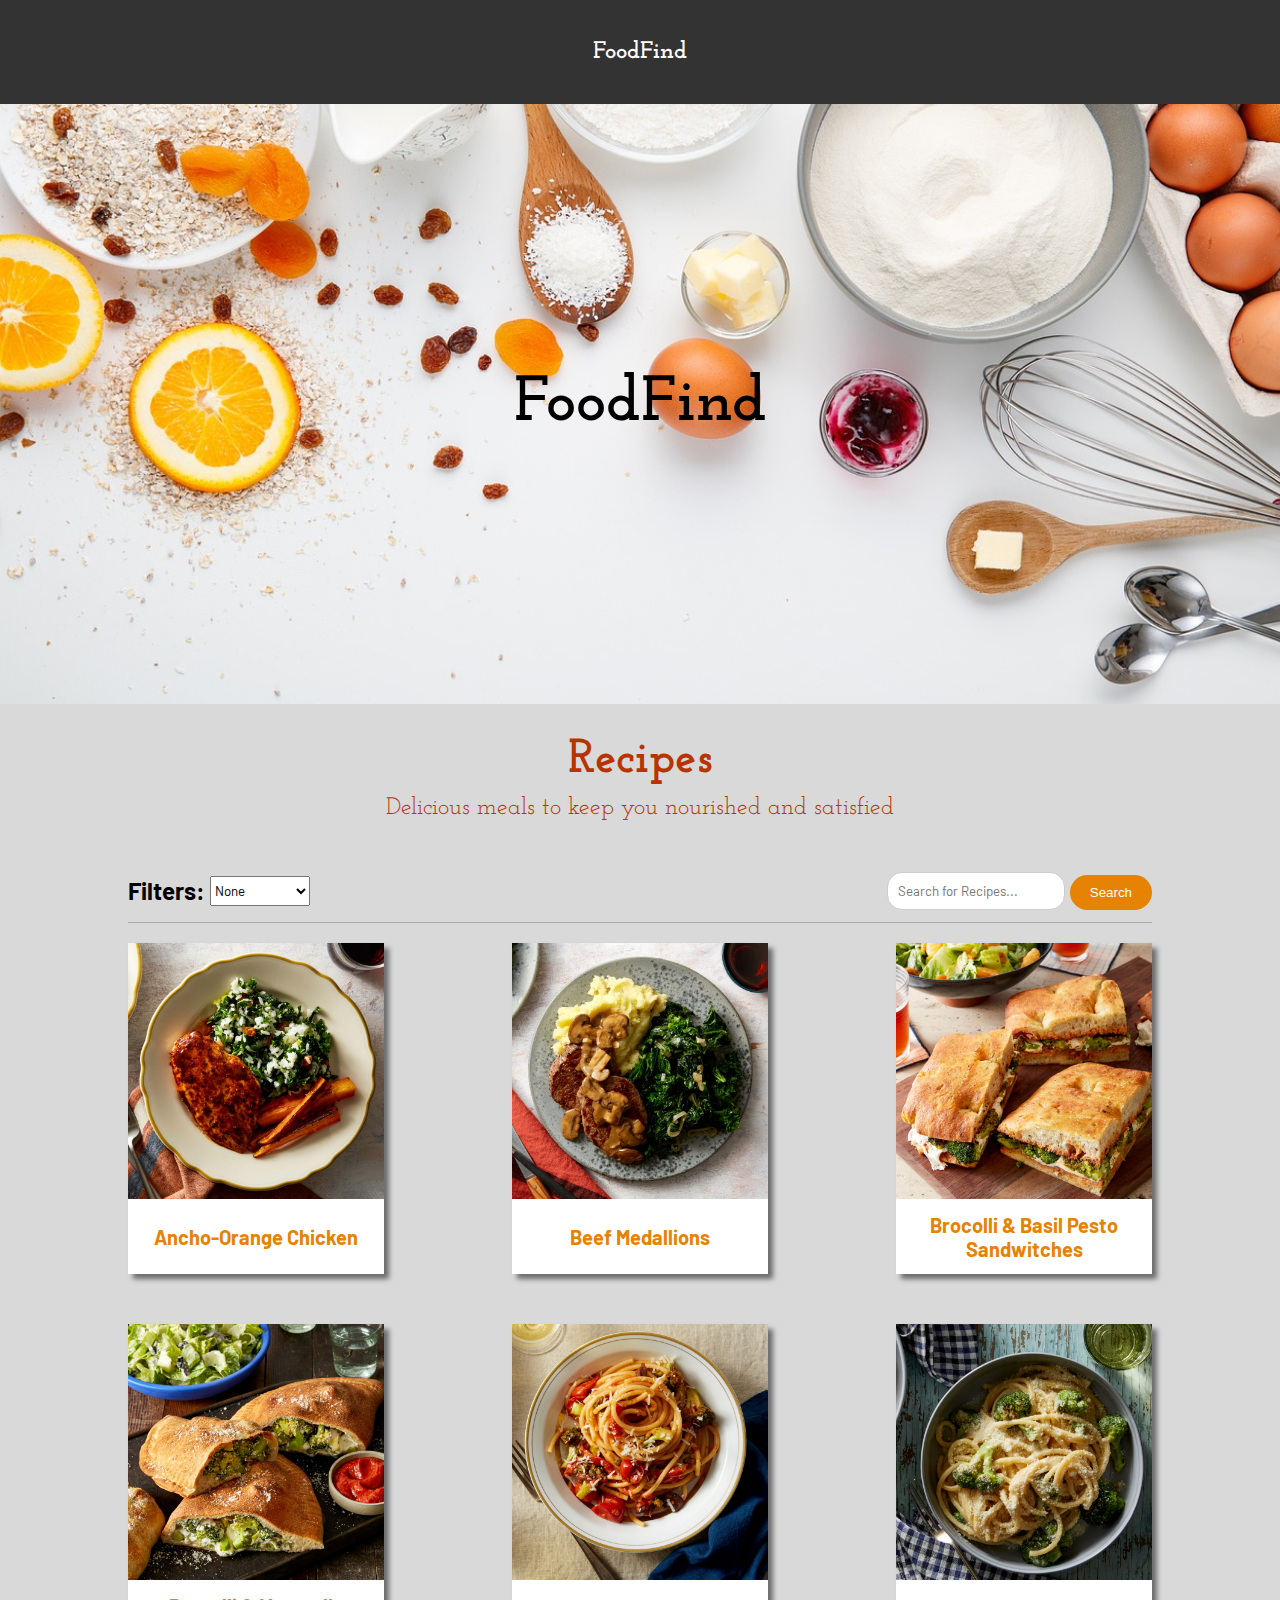
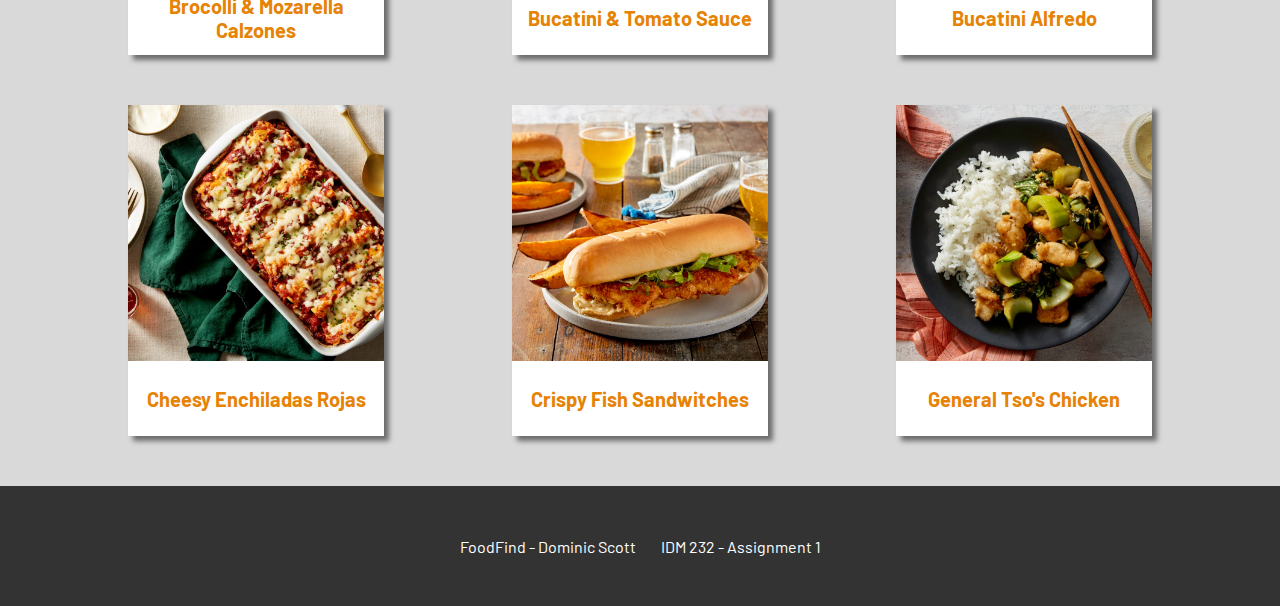
<file: index.html>
<!DOCTYPE html>
<html>

<head>
  <meta charset="utf-8">
  <title>Static Recipe Home Page</title>
  <meta name="author" content="">
  <meta name="description" content="">
  <meta name="viewport" content="width=device-width, initial-scale=1">
  <link rel="preconnect" href="https://fonts.googleapis.com">
<link rel="preconnect" href="https://fonts.gstatic.com" crossorigin>
<link href="https://fonts.googleapis.com/css2?family=Barlow:wght@400;700&display=swap" rel="stylesheet">

<link rel="preconnect" href="https://fonts.googleapis.com">
<link rel="preconnect" href="https://fonts.gstatic.com" crossorigin>
<link href="https://fonts.googleapis.com/css2?family=Josefin+Slab:wght@400;700&display=swap" rel="stylesheet">

  <link href="stylesheet.css" rel="stylesheet">
</head>

<body>
    <div id="navbar"><h5>FoodFind   </h5></div>

    <div id="hero"><h1 id="heroheader">FoodFind</h1></div>

<div id="Recipes">
    
    <div id="RecipeHeadingandInfo">
    <div id="RecipeSectionHeader">
        <h1 id="RecipeSectionHeaderMain">Recipes</h1>
        <p id="RecipeSectionHeaderSub">Delicious meals to keep you nourished and satisfied</p>

    </div>

    <div id="RecipeTools">
        

        <div class="dropdown">
         
         <div id="Filters">  <h4>Filters:</h4>
            <div class="styled-select">
              <select id="select" name="select">
                <option >None</option>
                <option >Beef</option>
                <option >Chicken</option>
                <option >Vegetarian</option>
              </select>
            </div></div>
          

            <div class="search-container">
    
                <input type="text" id="search-input" placeholder="Search for Recipes...">
                <button id="search-button">Search</button>
            </div>
          </div>


     

            
        
    </div>
    
    <div id="Divider"></div>

   

</div>


<div id="Recipe_Block_Holder">




<div class="Recipe_Block">
   <img class="RecipeImage" src="Images/Ancho-OrangeChicken.jpg">
    <div class="RecipeBottom">
        <h2 class="RecipeBlockHeading">Ancho-Orange Chicken</h2>
    </div>
    
</div>


<div class="Recipe_Block">
    <img class="RecipeImage" src="Images/BeefMedallions.jpg">
     <div class="RecipeBottom">
        <h2 class="RecipeBlockHeading">Beef Medallions</h2>
     </div>
     
 </div>

 
<div class="Recipe_Block">
    <img class="RecipeImage" src="Images/Brocolli&BasilPestoSandwitches.jpg">
     <div class="RecipeBottom">
        <h2 class="RecipeBlockHeading">Brocolli & Basil Pesto Sandwitches</h2>
     </div>
     
 </div>

 
<div class="Recipe_Block">
    <img class="RecipeImage" src="Images/Brocolli&MozarellaCalzones.jpg">
     <div class="RecipeBottom">
        <h2 class="RecipeBlockHeading">Brocolli & Mozarella Calzones</h2>
     </div>
     
 </div>

 
<div class="Recipe_Block">
    <img class="RecipeImage" src="Images/Bucatini&TomatoSauce.jpg">
     <div class="RecipeBottom">
        <h2 class="RecipeBlockHeading">Bucatini & Tomato Sauce</h2>
     </div>
     
 </div>

 
<div class="Recipe_Block">
    <img class="RecipeImage" src="Images/BucatiniAlfredo.jpg">
     <div class="RecipeBottom">
        <h2 class="RecipeBlockHeading">Bucatini Alfredo</h2>
     </div>
     
 </div>

 
<div class="Recipe_Block">
    <img class="RecipeImage" src="Images/CheesyEnchiladasRojas.jpg">
     <div class="RecipeBottom">
        <h2 class="RecipeBlockHeading">Cheesy Enchiladas Rojas</h2>
     </div>
     
 </div>

 
<div class="Recipe_Block">
    <img class="RecipeImage" src="Images/CrispyFishSandwitches.jpg">
     <div class="RecipeBottom">
        <h2 class="RecipeBlockHeading">Crispy Fish Sandwitches</h2>
     </div>
     
 </div>

 
<div class="Recipe_Block">
    <img class="RecipeImage" src="Images/GeneralTso'sChicken.jpg">
     <div class="RecipeBottom">
        <h2 class="RecipeBlockHeading">General Tso's Chicken</h2>
     </div>
     
 </div>


    
</div>
</div>

<footer>
    <div class="footer-container">
        <div class="footer-left">
            FoodFind - Dominic Scott
        </div>
        <div class="footer-right">
            IDM 232 - Assignment 1
        </div>
    </div>
</footer>
</body>

</html>
</file>
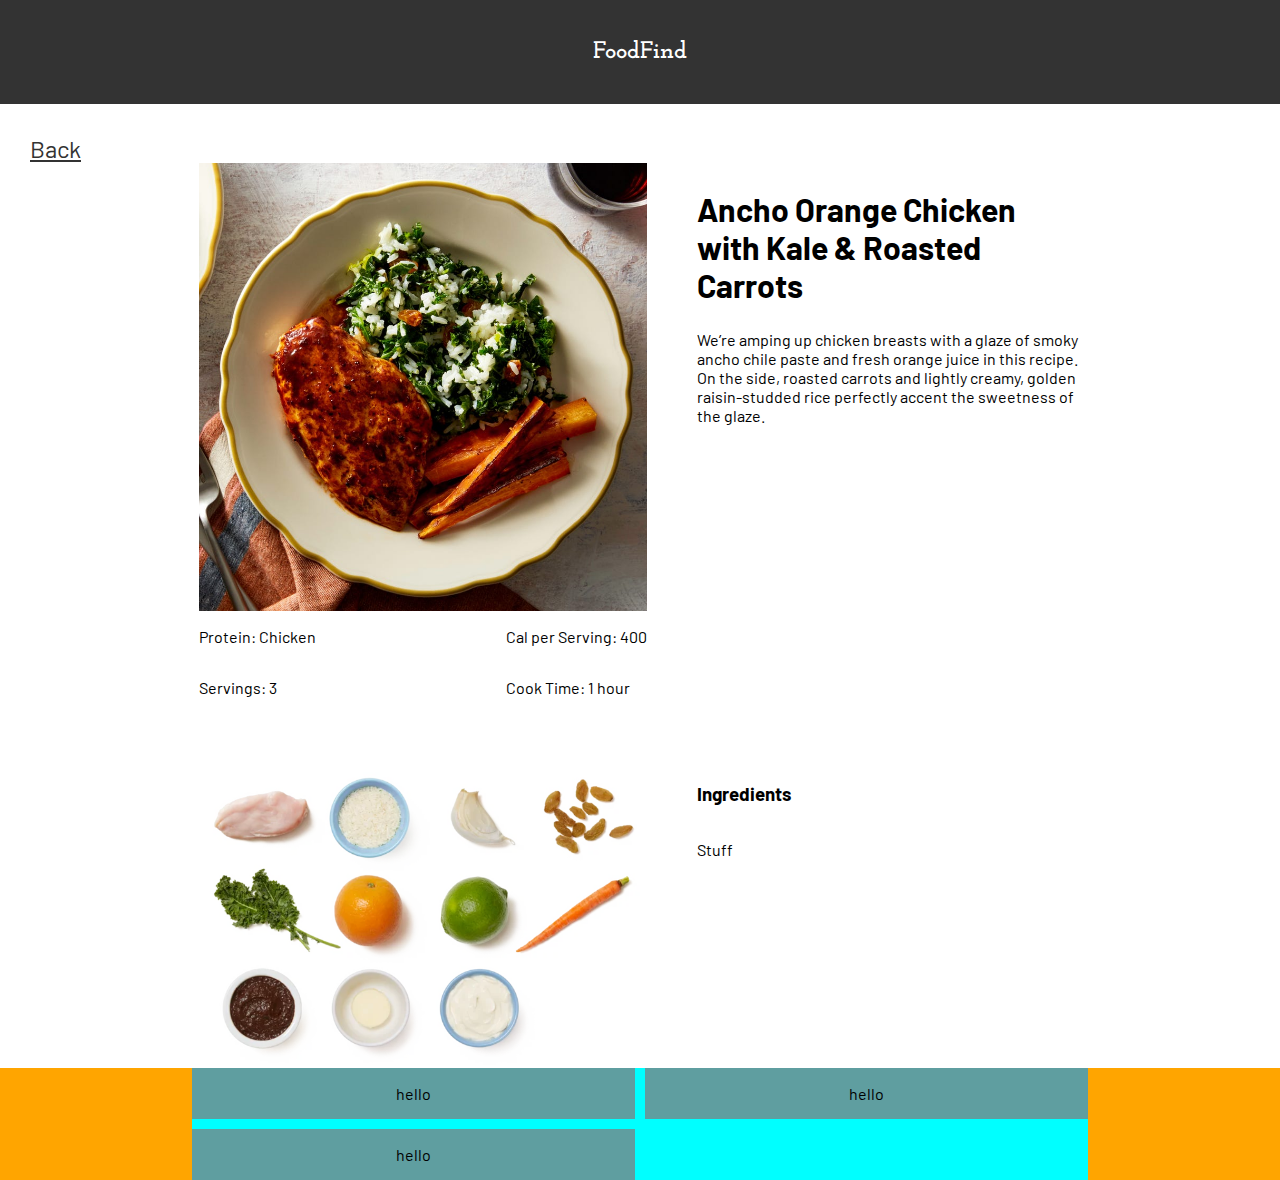
<file: BetaTest/index.html>
<!DOCTYPE html>
<html>

<head>
  <meta charset="utf-8">
  <title>hwk03</title>
  <meta name="author" content="">
  <meta name="description" content="">
  <meta name="viewport" content="width=device-width, initial-scale=1">
  <link rel="preconnect" href="https://fonts.googleapis.com">
<link rel="preconnect" href="https://fonts.gstatic.com" crossorigin>
<link href="https://fonts.googleapis.com/css2?family=Barlow:wght@400;700&display=swap" rel="stylesheet">

<link rel="preconnect" href="https://fonts.googleapis.com">
<link rel="preconnect" href="https://fonts.gstatic.com" crossorigin>
<link href="https://fonts.googleapis.com/css2?family=Josefin+Slab:wght@400;700&display=swap" rel="stylesheet">

  <link href="stylesheet.css" rel="stylesheet">
</head>
<body>

    <div id="navbar"><h5>FoodFind   </h5></div>
<div class="backdiv">
    <a href="" class="back">Back</a>
</div>

    <div class="content">

<div class="contenttop">
    
   
    <div class="contenttopfirst">
       
        <div class="mainimageandadditionalinfo">
        <img class="mainimage" src="Images/Ancho-OrangeChicken.jpg">
        <div class="additionalinfo">
            <div class="additionalinfoone">
                <p>Protein: Chicken</p>
                <p>Servings: 3</p>
            </div>

            <div class="additionalinfotwo">
                <p>Cal per Serving: 400</p>
                <p>Cook Time: 1 hour</p>
            </div>
            </div>
    </div>
        <div class="recipenameandinfo">
            <h2 class="recipename">Ancho Orange Chicken with Kale & Roasted Carrots</h2>
            <p class="recipedescription">Weʼre amping up chicken breasts with a glaze of smoky ancho chile paste and fresh orange juice in this recipe. On the side, roasted carrots and lightly creamy, golden raisin-studded rice perfectly accent the sweetness of the glaze.
            </p>
        </div>
    </div>

    

    <div class="contenttopsecond">
        
        <img src="Images/0101_ING_FPP_large_feature.webp" class="ingredientsimage"> 
        <div class="ingredientsheaderandinfo">
            <h3 class="ingredientsheader">
                Ingredients
            </h3>
            <p class="ingredientslist">
                Stuff
            </p>
         </div>
        </div>

    

</div>

<div class="contentbottom">
<div class="stepscontainer">

<div class="singlestep">
<img class="stepimage">
<p class="steptext">
    hello
</p>



</div>

<div class="singlestep">
    <img class="stepimage">
    <p class="steptext">
        hello
    </p>
    
    
    
    </div>

    <div class="singlestep">
        <img class="stepimage">
        <p class="steptext">
            hello
        </p>
        
        
        
        </div>


</div>



</div>



    </div>




</body>
</html>
</file>
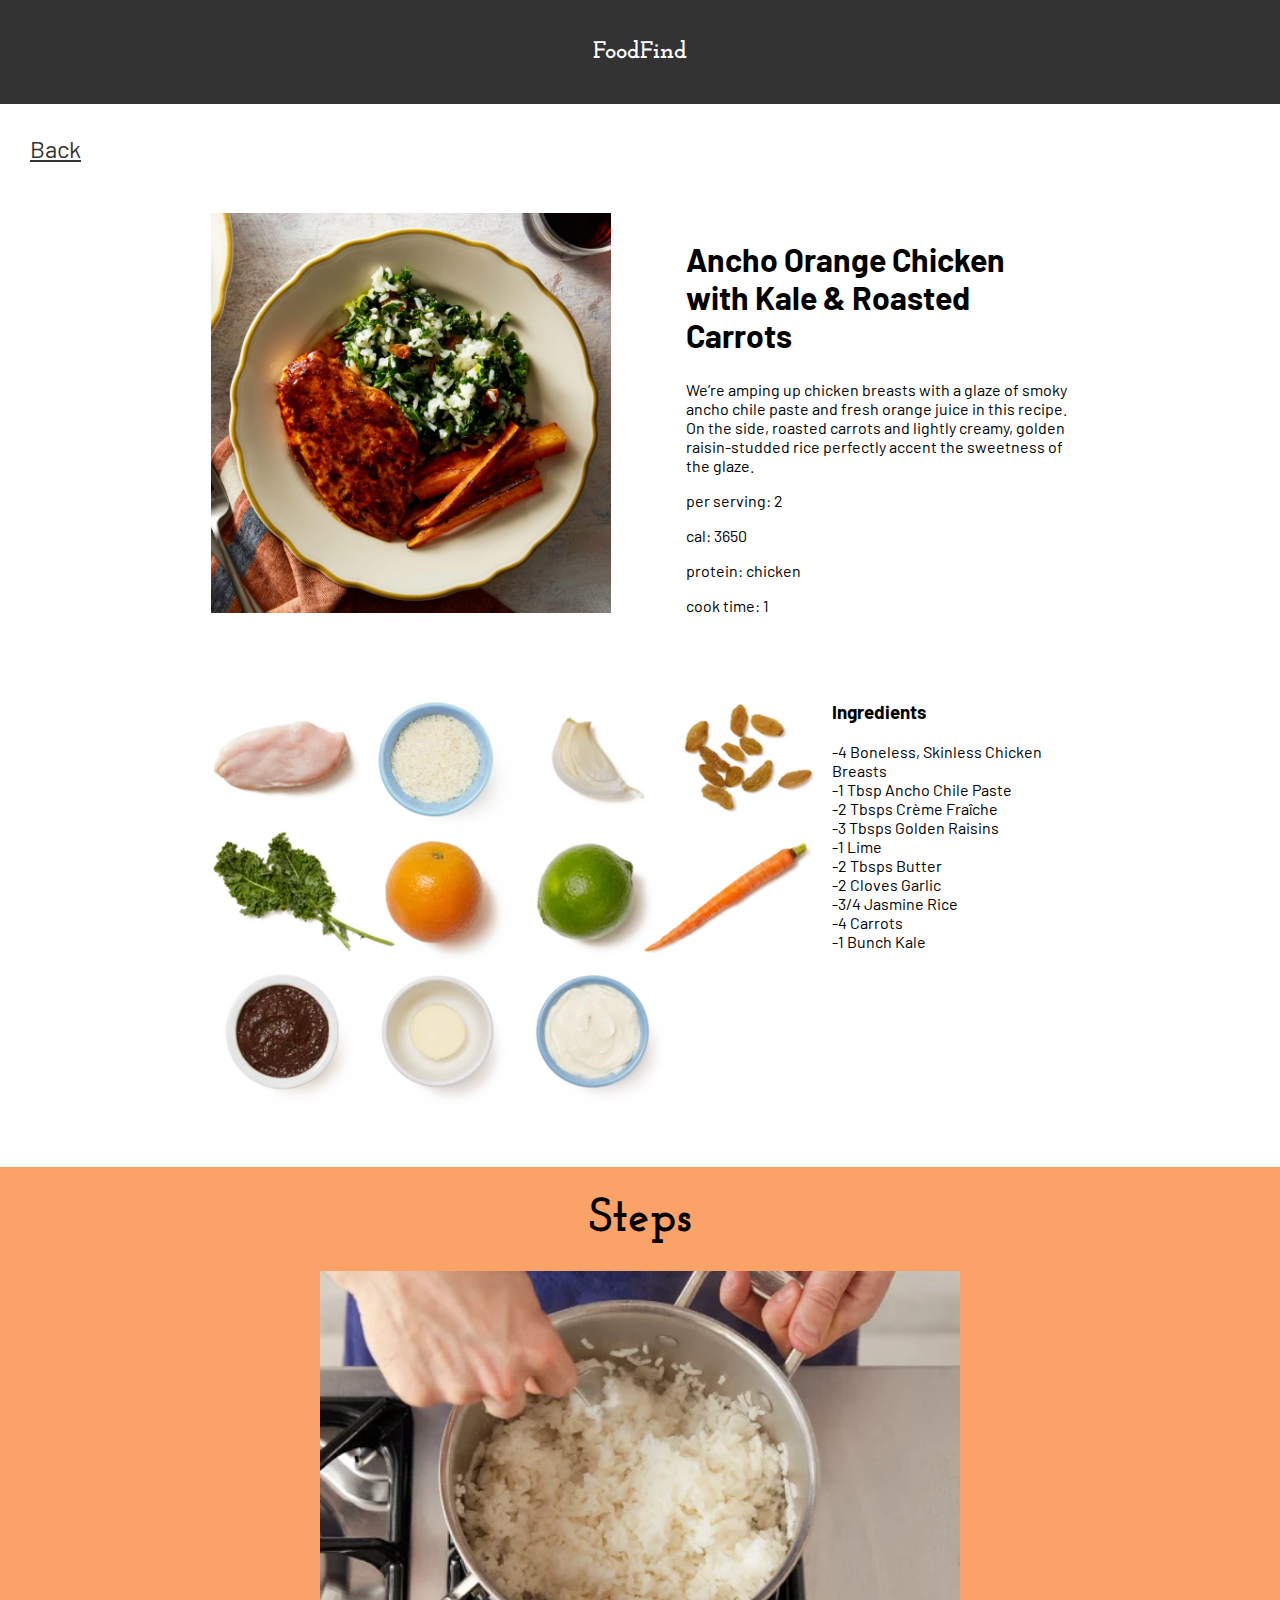
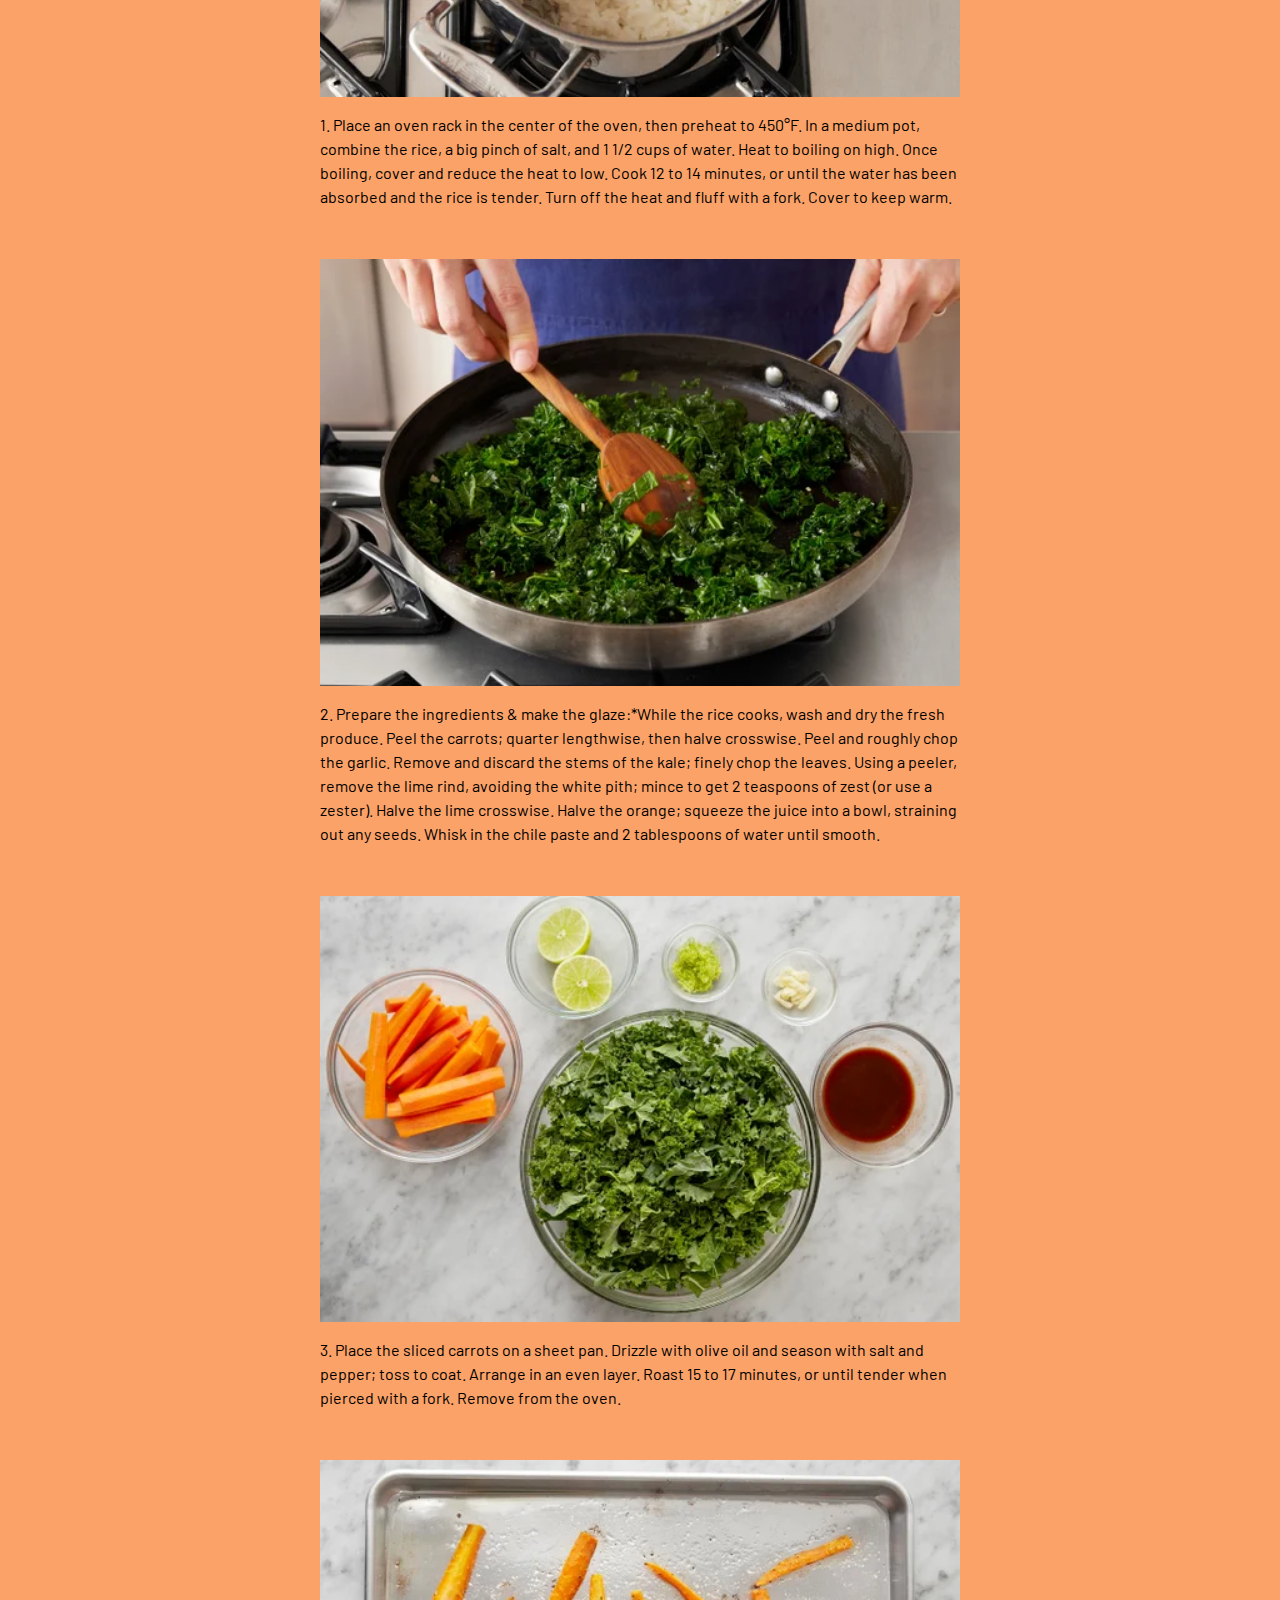
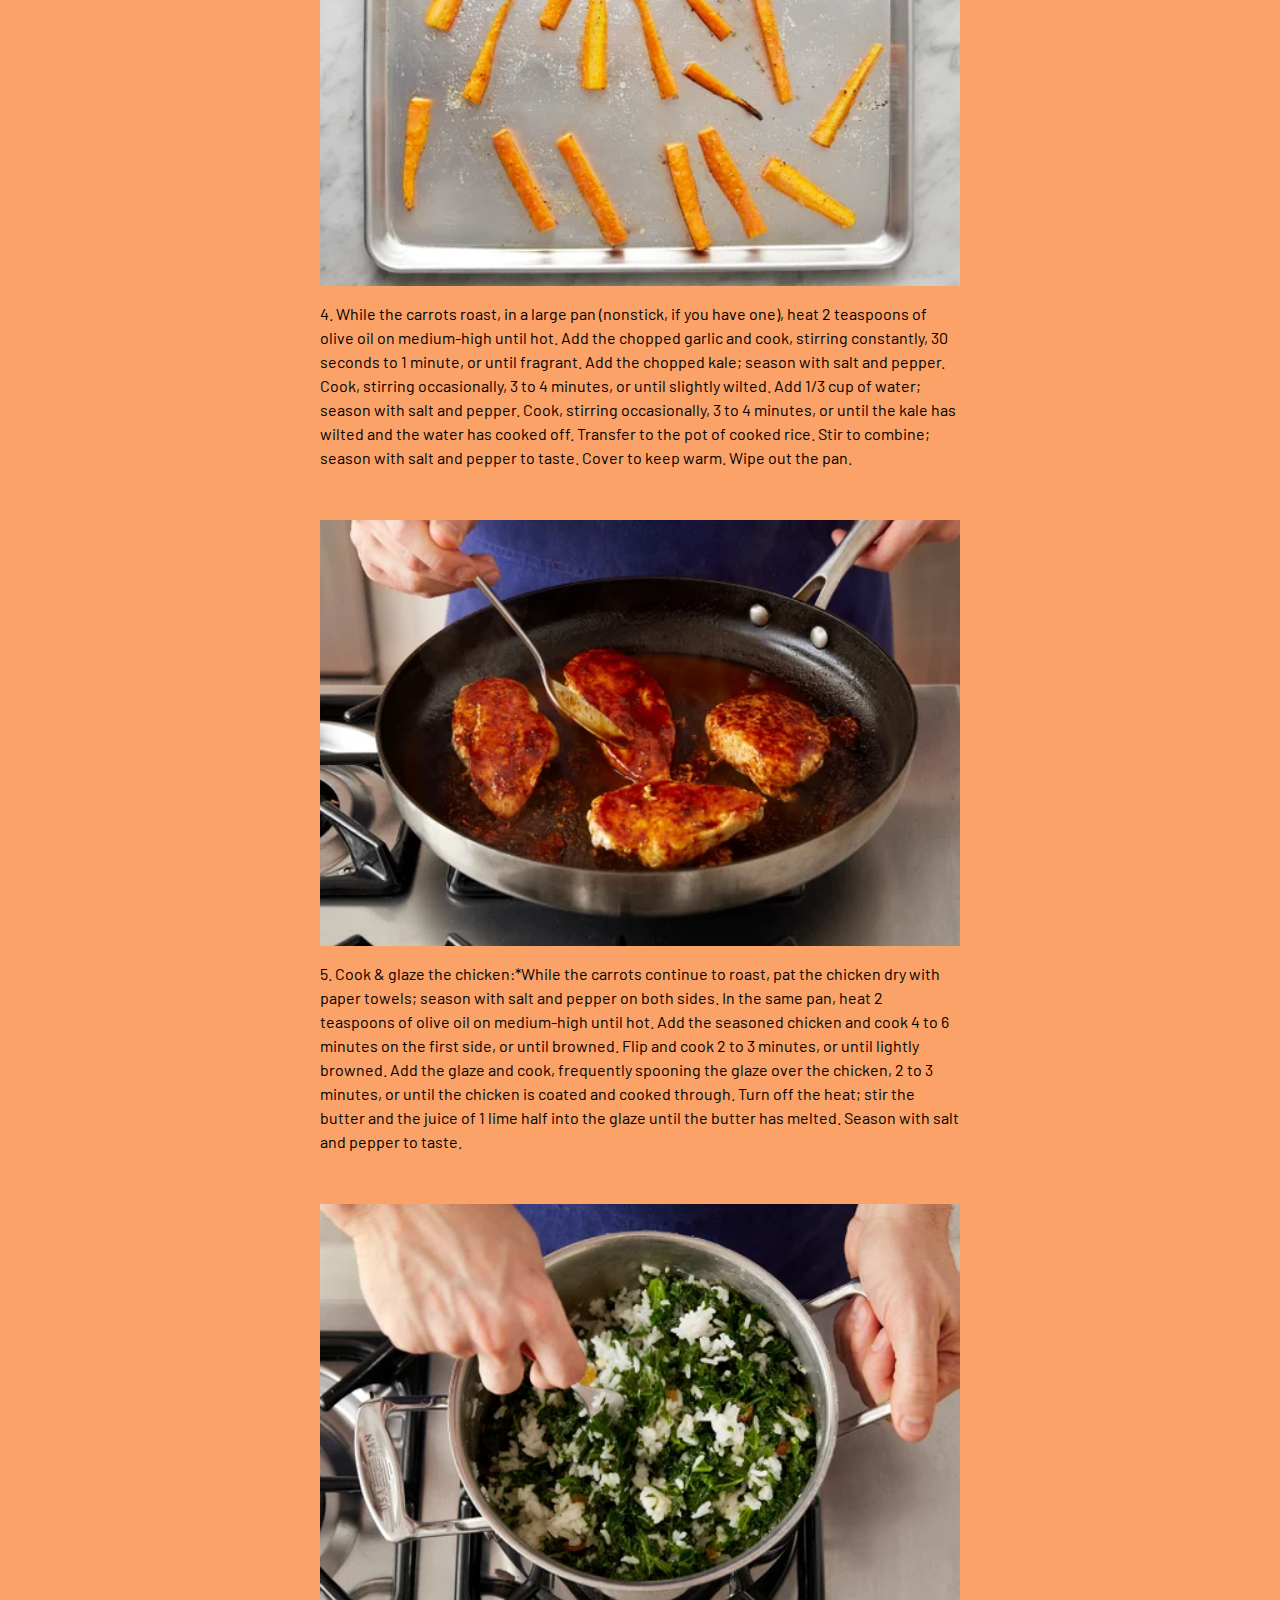
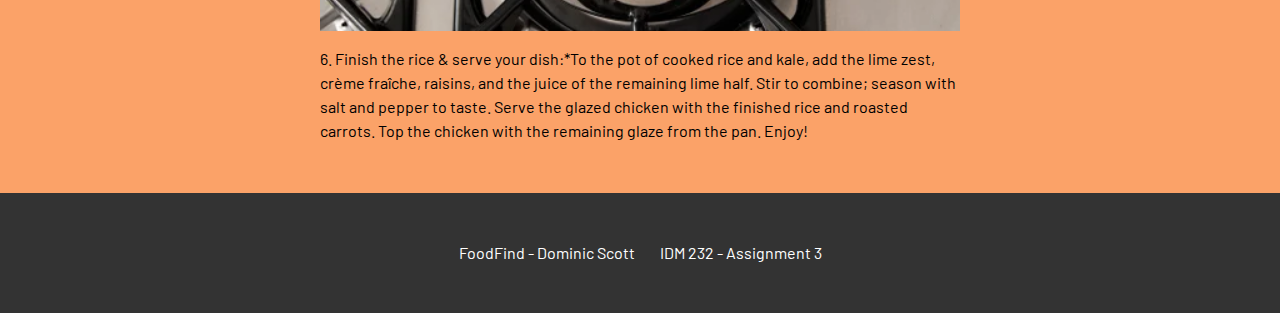
<file: hwk03/index.html>
<!DOCTYPE html>
<html>

<head>
  <meta charset="utf-8">
  <title>hwk03</title>
  <meta name="author" content="">
  <meta name="description" content="">
  <meta name="viewport" content="width=device-width, initial-scale=1">
  <link rel="preconnect" href="https://fonts.googleapis.com">
<link rel="preconnect" href="https://fonts.gstatic.com" crossorigin>
<link href="https://fonts.googleapis.com/css2?family=Barlow:wght@400;700&display=swap" rel="stylesheet">

<link rel="preconnect" href="https://fonts.googleapis.com">
<link rel="preconnect" href="https://fonts.gstatic.com" crossorigin>
<link href="https://fonts.googleapis.com/css2?family=Josefin+Slab:wght@400;700&display=swap" rel="stylesheet">

  <link href="stylesheet.css" rel="stylesheet">
</head>
<body>

<div id="navbar"><h5>FoodFind   </h5></div>
<div class="backdiv">
    <a href="" class="back">Back</a>
</div>


<div class="recipecontentholder">
<div class="recipecontenttop">


    <div class="nameandimage">
        <img class="recipeimage" src="Images/Ancho-OrangeChicken.jpg">
    
        <div class="recipenameandingredients">
            <h2 class="recipename">Ancho Orange Chicken with Kale & Roasted Carrots</h2>
    
    
            <p>Weʼre amping up chicken breasts with a glaze of smoky ancho chile paste and fresh orange juice in this recipe. On the side, roasted carrots and lightly creamy, golden raisin-studded rice perfectly accent the sweetness of the glaze.</p>
          <div class="additionalinfo">

            <div class="additionalinfocolumn1">
<p>per serving: 2</p>
<p>cal: 3650</p>

            </div>

            <div class="additionalinfocolumn2">
                <p>protein: chicken </p>
                <p>cook time: 1</p>



            </div>



          </div>
        
        </div>
    </div>


    <div class="ingredients">
        <img id= "ingredientimagelist" src="Images/0101_ING_FPP_large_feature.webp">
        <div>
        <h3 class="ingredientstitle">
            Ingredients
        </h3>

        <p>
            -4 Boneless, Skinless Chicken Breasts<br>
            -1 Tbsp Ancho Chile Paste<br>
            -2 Tbsps Crème Fraîche<br>
            -3 Tbsps Golden Raisins<br>
            -1 Lime<br>
            -2 Tbsps Butter<br>
            -2 Cloves Garlic<br>
            -3/4 Jasmine Rice<br>
            -4 Carrots<br>
            -1 Bunch Kale<br>
        </p>
    </div>



    </div>
    
    
 </div>

 <div class="recipecontentbottom">
   <div class="stepscontainer">

    <h2 class="stepsheader">Steps</h2>
    <img class="step" src="Images/0101_FPP_Chicken-Rice_18594_WEB.webp">
    <p class="steps">1. Place an oven rack in the center of the oven, then preheat to 450°F. In a medium pot, combine the rice, a big pinch of salt, and 1 1/2 cups of water. Heat to boiling on high. Once boiling, cover and reduce the heat to low. Cook 12 to 14 minutes, or until the water has been absorbed and the rice is tender. Turn off the heat and fluff with a fork. Cover to keep warm.
    </p>
    <img class="step" src="Images/0101_FPP_Chicken-Rice_18609_WEB.webp">
    <p class="steps">
2. Prepare the ingredients & make the glaze:*While the rice cooks, wash and dry the fresh produce. Peel the carrots; quarter lengthwise, then halve crosswise. Peel and roughly chop the garlic. Remove and discard the stems of the kale; finely chop the leaves. Using a peeler, remove the lime rind, avoiding the white pith; mince to get 2 teaspoons of zest (or use a zester). Halve the lime crosswise. Halve the orange; squeeze the juice into a bowl, straining out any seeds. Whisk in the chile paste and 2 tablespoons of water until smooth. 
</p>
<img class="step" src="Images/0101_FPP_Chicken-Rice_18622_WEB.webp">
<p class="steps">
3. Place the sliced carrots on a sheet pan. Drizzle with olive oil and season with salt and pepper; toss to coat. Arrange in an even layer. Roast 15 to 17 minutes, or until tender when pierced with a fork. Remove from the oven.
</p>
<img class="step" src="Images/0101_FPP_Chicken-Rice_18626_WEB.webp">
<p class="steps">
4. While the carrots roast, in a large pan (nonstick, if you have one), heat 2 teaspoons of olive oil on medium-high until hot. Add the chopped garlic and cook, stirring constantly, 30 seconds to 1 minute, or until fragrant. Add the chopped kale; season with salt and pepper. Cook, stirring occasionally, 3 to 4 minutes, or until slightly wilted. Add 1/3 cup of water; season with salt and pepper. Cook, stirring occasionally, 3 to 4 minutes, or until the kale has wilted and the water has cooked off. Transfer to the pot of cooked rice. Stir to combine; season with salt and pepper to taste. Cover to keep warm. Wipe out the pan.
</p>
<img class="step" src="Images/0101_FPP_Chicken-Rice_18639_WEB.webp">

<p class="steps">
5. Cook & glaze the chicken:*While the carrots continue to roast, pat the chicken dry with paper towels; season with salt and pepper on both sides. In the same pan, heat 2 teaspoons of olive oil on medium-high until hot. Add the seasoned chicken and cook 4 to 6 minutes on the first side, or until browned. Flip and cook 2 to 3 minutes, or until lightly browned. Add the glaze and cook, frequently spooning the glaze over the chicken, 2 to 3 minutes, or until the chicken is coated and cooked through. Turn off the heat; stir the butter and the juice of 1 lime half into the glaze until the butter has melted. Season with salt and pepper to taste.
</p>
<img class="step" src="Images/0101_FPP_Chicken-Rice_18630_WEB.webp">
<p class="steps">
6. Finish the rice & serve your dish:*To the pot of cooked rice and kale, add the lime zest, crème fraîche, raisins, and the juice of the remaining lime half. Stir to combine; season with salt and pepper to taste. Serve the glazed chicken with the finished rice and roasted carrots. Top the chicken with the remaining glaze from the pan. Enjoy!
</p>

    
   </div>



 </div>

</div>




<footer>
    <div class="footer-container">
        <div class="footer-left">
            FoodFind - Dominic Scott
        </div>
        <div class="footer-right">
            IDM 232 - Assignment 3
        </div>
    </div>
</footer>
</body>


</html>
</file>
<file: stylesheet.css>
body {padding: 0;
margin: 0;}

#navbar {width: 100vw;
display: flex;
justify-content: center;
align-items: center;
background-color: #333;}

h5 {color: white;
    font-family: 'Josefin Slab', serif;
    font-size: 24px;
}

#hero {background-image: url(Images/Heroimage.jpg);
background-size: cover;
width: 100vw;
height: 600px;
display: flex;
justify-content: center;
align-items: center;
font-family: 'Josefin Slab', serif;
max-width: 100vw;
}

#heroheader {font-family: 'Josefin Slab', serif;
font-size: 64px;}



#Recipes {background-color: #D9D9D9;
    margin: none;
    padding: none;
    
}

#RecipeHeadingandInfo {
display: flex;
flex-direction: column;
align-items: center;}

#RecipeSectionHeader {
margin: none;
padding: none;
display: flex;
flex-direction: column;
align-items: center;
font-family: 'Josefin Slab', serif;
margin-left: 20px;
margin-right: 20px;
}

#RecipeSectionHeaderMain {


color: #B73400;
font-size: 48px;
}

#RecipeSectionHeaderSub {
margin-top: -20px;
color:#B73400;
font-size: 24px;

text-align: center;
}

#RecipeTools {
    display: flex;
    flex-direction: row;
}

.dropdown {
    font-family: 'Barlow', sans-serif;
display: flex;
flex-direction: row;

align-items: center;
justify-content: space-between;
width: 80vw;}

#Filters {display: flex;
flex-direction: row;
align-items: center;}

@media screen and (max-width: 575px) {
    .dropdown {flex-direction: column;}
}




h4 {font-size: 24px; margin-right: 5px;}

.search-container {
    display: flex;
    align-items: end;
    
}

#select {
    font-family: 'Barlow', sans-serif;
    width: 100px;
    height: 30px;
}

#search-input {
    font-family: 'Barlow', sans-serif;
    padding: 10px;
    border: 1px solid #ccc;
    border-radius: 15px;
}

#search-button {
    margin-left: 5px;
    padding: 10px 20px;
    background-color: #E68204;
    color: #fff;
    border: none;
    border-radius: 25px;
    cursor: pointer;
}



#Divider {

width: 80vw;
height: 1px;
background-color: #A8A8A8;
margin-bottom: 20px;
margin-top: -15px;
}

@media screen and (max-width: 575px) {
    #Divider {margin-top: 20px;}
}


#Recipe_Block_Holder {background-color: #D9D9D9;
display: flex;
flex-direction: row;
flex-wrap: wrap;
justify-content: center;}

.Recipe_Block {
background-color: white;
margin-left: 5vw;
margin-right: 5vw;
margin-bottom: 50px;
display: flex;
flex-direction: column;
align-items: center;
box-shadow: 5px 5px 5px 0px rgba(0, 0, 0, 0.5);
}

@media screen and (max-width: 991px) {
    .Recipe_Block {
        margin-left: 5vw;
        margin-right:5vw;
    }
}

.RecipeImage {width: 20vw;}

@media screen and (max-width: 991px) {
    .RecipeImage {width: 30vw;}
}

@media screen and (max-width: 575px) {
    .RecipeImage {width: 60vw;}
}




.RecipeBottom {
height: 75px;
background-color: white;
max-width: 20vw;
display: flex;
flex-direction: column;
align-items: center;
justify-content: center;}

@media screen and (max-width: 991px) {
    .RecipeBottom {width: 30vw;}
}


@media screen and (max-width: 575px) {
    .RecipeBottom {width: 60vw;}
}


.RecipeBlockHeading {font-family: 'Barlow', sans-serif;
font-size: 20px;
text-align: center;
color: #E68204;
padding-left: 5px;
padding-right: 5px;
}

@media screen and (max-width: 991px) {
    .RecipeBlockHeading {width: 25vw;}
}

@media screen and (max-width: 575px) {
    .RecipeBlockHeading {width: 50vw;}
}

footer {
    height: 100px;
    font-family: 'Barlow', sans-serif;
    background-color: #333;
    color: #fff;
    text-align: center;
    padding: 10px 0;
    display: flex;
    justify-content: center;
}

.footer-container {
    display: flex;
    flex-direction: column;
    justify-content: center;
    align-items: center;
}

.footer-left,
.footer-right {
    padding: 5px;
}

@media (min-width: 768px) {
    .footer-container {
        flex-direction: row;
    }

    .footer-left {
        padding-right: 20px;
    }
}
</file>
<file: BetaTest/stylesheet.css>
body {
    font-family: 'Barlow', sans-serif;
    margin: 0;
}

#navbar {width: 100%;
    display: flex;
    justify-content: center;
    align-items: center;
    background-color: #333;}
    
    h5 {color: white;
        font-family: 'Josefin Slab', serif;
        font-size: 24px;
    }


    .backdiv {font-family: 'Barlow', sans-serif;
        width: 100%;
        margin-top: 30px;
        }
        
        .back {margin-left: 30px;
        font-size: 24px;
        color: #333;
        }


.content {
    width: 100%;
    display: flex;
    flex-direction: column;
    align-items: center;
}



.contenttopfirst{
    display: flex;
  
    align-items: start;
    flex-direction: row;
    width: 100%;
    
}


@media (max-width: 769px) {
    .contenttopfirst 
    {flex-direction: column;
   align-items: center;
}
   }

   .mainimageandadditionalinfo {
display: flex;
flex-direction: column;
   }

   .additionalinfo {
    font-size: 16px;
    display: flex;
    flex-direction: row;
    justify-content: space-between;
    
}

.additionalinfoone {
    display: flex;
    flex-direction: column;
  justify-content: space-around;
}

.additionalinfotwo {
 
    display: flex;
    flex-direction: column;
    justify-content: space-around;
}




.mainimage {
    background-color: red;
    width: 35vw;
    height: 100%;
  
    
}

@media (max-width: 769px) {
    .mainimage 
    {width: 80vw;
    height: auto;}
   }

.recipenameandinfo {
  width: 30vw;
    margin-left: 50px;
 
}

@media (max-width: 769px) {
    .recipenameandinfo 
    {width: 80vw;
    margin-left: 0px;
    }
   }

.recipename {
    font-size: 32px;
}


.contenttopsecond{

    display: flex;
    justify-content: center;
    align-items: start;
    flex-direction: row;
    margin-top: 50px;
}


@media (max-width: 769px) {
    .contenttopsecond 
    {flex-direction: column;
    align-items: center;
}
   }

.ingredientsimage 
{
    width: 35vw;
    height: 100%;
}


@media (max-width: 769px) {
    .ingredientsimage 
    {width: 80vw;
    height: auto;}
   }

.ingredientsheaderandinfo {
    width: 30vw;
    margin-left: 50px;
    display: flex;
    flex-direction: column;
  justify-content: center;
}

@media (max-width: 769px) {
    .ingredientsheaderandinfo
    {width: 80vw;
    margin-left: 0px;}
   }

   .contentbottom {
    width: 100%;
    background-color: orange;

    display: flex;
    flex-direction: column;
    align-items: center;
   }

   .stepscontainer {

        display: grid;
        grid-template-columns: repeat(2, 1fr); /* Creates two columns with equal width */
        gap: 10px; /* Adjust the gap between items as needed */
width: 70vw;
background-color: aqua;
   }

   @media (max-width: 769px) {
    .stepscontainer
    {width: 80vw;
    display: flex;
    flex-direction: column;
    align-items: center;
    } }

   .singlestep {
display: flex;
justify-content: center;
background-color: cadetblue;
   }

   @media (max-width: 769px) {
    .singlestep
    {width: 100%;
    } }
</file>
<file: hwk03/stylesheet.css>
body {margin: 0;}


#navbar {width: 100%;
    display: flex;
    justify-content: center;
    align-items: center;
    background-color: #333;}
    
    h5 {color: white;
        font-family: 'Josefin Slab', serif;
        font-size: 24px;
    }


.recipecontentholder {
  
    display: flex;
    flex-direction: column;
    
    align-items: center;
}

.backdiv {font-family: 'Barlow', sans-serif;
width: 100%;
margin-top: 30px;
}

.back {margin-left: 30px;
font-size: 24px;
color: #333;
}

.recipeimage {
    height: 400px;
}

@media (max-width: 769px) {
    .recipeimage {height: auto;
    width: 80vw}
   }

    .recipecontenttop {
       width: 70vw;
        margin-top: 50px;
        margin-bottom: 50px;
display: flex;
flex-direction: column;
justify-content: center;
align-items: center;}

@media (max-width: 480px) {
 .recipecontenttop {flex-direction: column;}
}

@media (max-width: 769px) {
    .recipecontenttop {flex-direction: column;
    justify-content: center;
align-items: center;}

   }

   .nameandimage {display:flex;
flex-direction: row;}

@media (max-width: 769px) {
    .nameandimage {flex-direction: column;
    justify-content: center;
align-items: center;}

   }


@media (max-width: 769px) {
    .recipecontenttop {flex-direction: column;
    justify-content: center;
align-items: center;}

   }

   
   .ingredients {
    margin-top: 50px;
    display: flex;
flex-direction: row;
font-family: 'Barlow', sans-serif;}

@media (max-width: 769px)
{
    .ingredients {flex-direction: column;
        justify-content: center;
    align-items: center;}}
    
    #ingredientimagelist {width: 50vw;}

    @media (max-width: 769px) {
        #ingredientimagelist {width: 80vw;
        height: auto;}
       }

    .recipename {font-size: 32px;}

    @media (max-width: 480px) {
        .recipename {font-size: 26px;}
       }

    .recipenameandingredients {
   width: 30vw;
        margin-left: 75px;
        font-family: 'Barlow', sans-serif;}

        @media (max-width: 769px) {
            .recipenameandingredients {width: 80;
            margin-left: 0px;
        width: 80vw}
           }
           

.recipecontentbottom {
    font-family: 'Barlow', sans-serif;
    background-color: #FBA268;
    display: flex;
flex-direction: row;
justify-content: center;
width: 100%;}

.steps {  font-family: 'Barlow', sans-serif;
width: 50vw;
margin-bottom: 50px;}


.stepsheader {font-family: 'Josefin Slab', serif;
font-size: 48px;}


@media (max-width: 769px) {
    .steps {width: 80vw}
   }

.stepscontainer {
    display: flex;
    flex-direction: column;
    width: 60vw;
    align-items: center;
    line-height: 150%;
}

@media (max-width: 769px) {
    .stepscontainer {
    width: 80vw;
    }

   }
   


    footer {
        height: 100px;
        font-family: 'Barlow', sans-serif;
        background-color: #333;
        color: #fff;
        text-align: center;
        padding: 10px 0;
        display: flex;
        justify-content: center;
    }
    
.step {width: 50vw;}


@media (max-width: 769px) {
    .step {width: 80vw}
   }

    .footer-container {
        display: flex;
        flex-direction: column;
        justify-content: center;
        align-items: center;
    }
    
    .footer-left,
    .footer-right {
        padding: 5px;
    }
    
    @media (min-width: 768px) {
        .footer-container {
            flex-direction: row;
        }
    
        .footer-left {
            padding-right: 20px;
        }
    }
</file>
